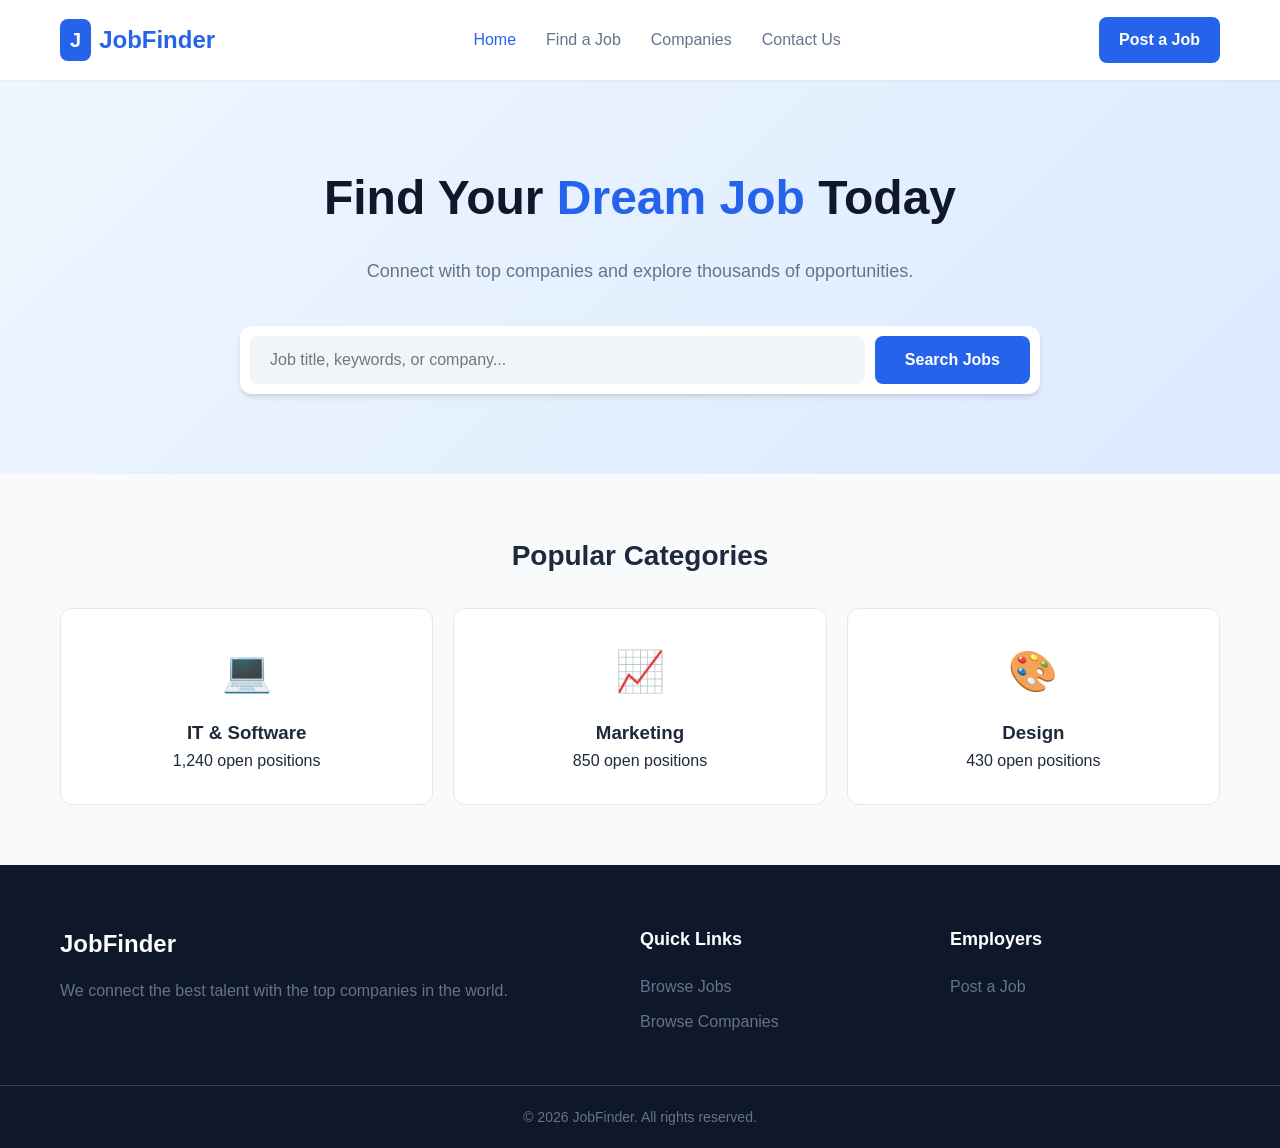
<file: index.html>
<!DOCTYPE html>
<html lang="en">
<head>
    <meta charset="UTF-8">
    <meta name="viewport" content="width=device-width, initial-scale=1.0">
    <title>JobFinder - Home</title>
    <link rel="stylesheet" href="styles.css">
</head>
<body>

    <header>
        <div class="container navbar">
            <div class="logo"><span>J</span> JobFinder</div>
            <nav>
                <ul>
                    <li><a href="index.html" class="active">Home</a></li>
                    <li><a href="jobs.html">Find a Job</a></li>
                    <li><a href="companies.html">Companies</a></li>
                    <li><a href="contact.html">Contact Us</a></li>
                </ul>
            </nav>
            <a href="post-job.html" class="btn-post">Post a Job</a>
        </div>
    </header>

    <main>
        <section class="hero">
            <div class="container">
                <h1>Find Your <span>Dream Job</span> Today</h1>
                <p>Connect with top companies and explore thousands of opportunities.</p>
                <div class="search-box">
                    <input type="text" placeholder="Job title, keywords, or company...">
                    <button>Search Jobs</button>
                </div>
            </div>
        </section>

        <div class="container">
            <h2 class="section-title">Popular Categories</h2>
            <div class="categories-grid">
                <div class="category-card">
                    <div class="cat-icon">💻</div>
                    <h3>IT & Software</h3>
                    <p>1,240 open positions</p>
                </div>
                <div class="category-card">
                    <div class="cat-icon">📈</div>
                    <h3>Marketing</h3>
                    <p>850 open positions</p>
                </div>
                <div class="category-card">
                    <div class="cat-icon">🎨</div>
                    <h3>Design</h3>
                    <p>430 open positions</p>
                </div>
            </div>
        </div>
    </main>

    <footer>
        <div class="container footer-content">
            <div>
                <div class="footer-logo">JobFinder</div>
                <p>We connect the best talent with the top companies in the world.</p>
            </div>
            <div>
                <h4>Quick Links</h4>
                <ul>
                    <li><a href="jobs.html">Browse Jobs</a></li>
                    <li><a href="companies.html">Browse Companies</a></li>
                </ul>
            </div>
            <div>
                <h4>Employers</h4>
                <ul>
                    <li><a href="post-job.html">Post a Job</a></li>
                </ul>
            </div>
        </div>
        <div class="footer-bottom">
            <p>&copy; 2026 JobFinder. All rights reserved.</p>
        </div>
    </footer>

</body>
</html>
</file>
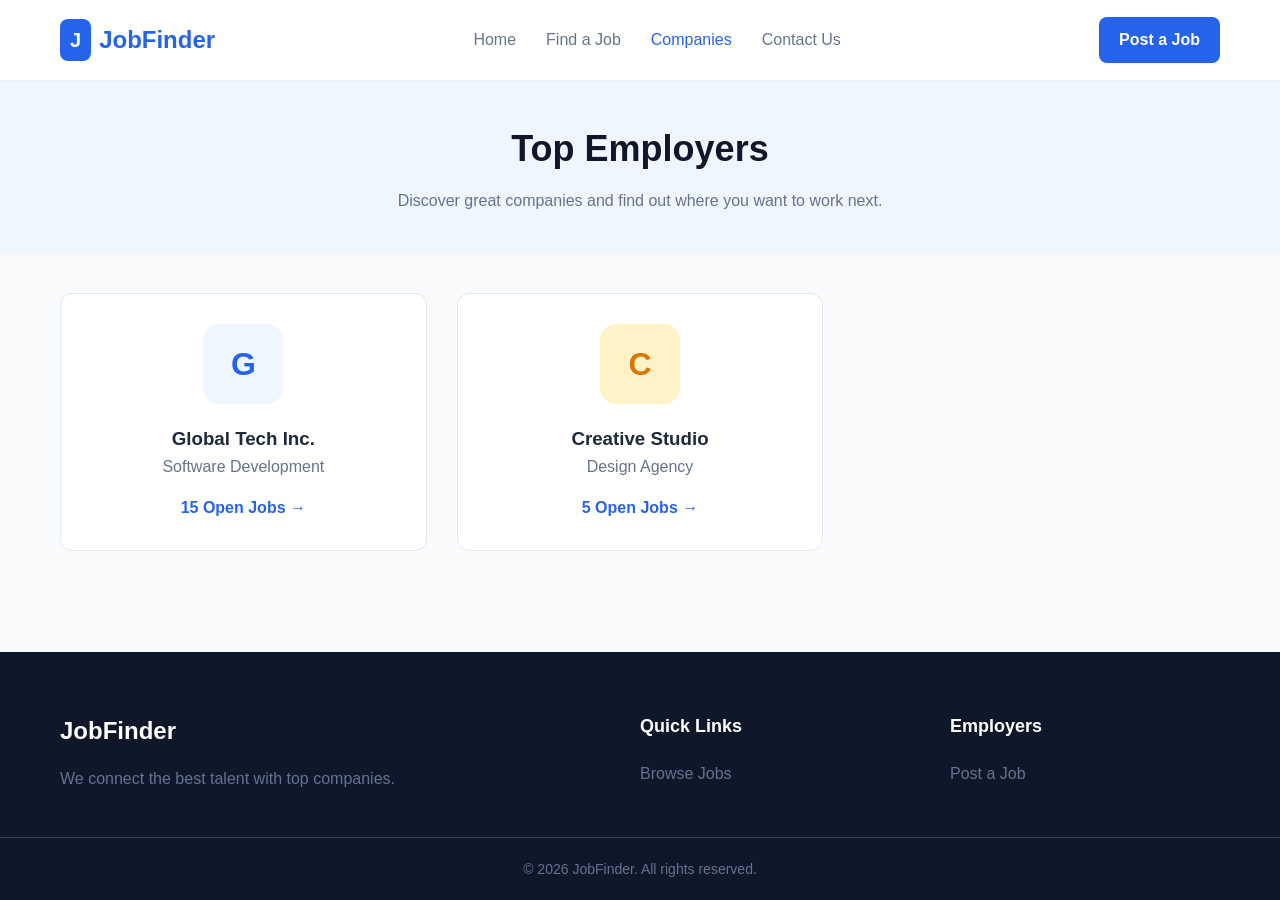
<file: companies.html>
<!DOCTYPE html>
<html lang="en">
<head>
    <meta charset="UTF-8">
    <meta name="viewport" content="width=device-width, initial-scale=1.0">
    <title>JobFinder - Companies</title>
    <link rel="stylesheet" href="styles.css">
</head>
<body>

    <header>
        <div class="container navbar">
            <div class="logo"><span>J</span> JobFinder</div>
            <nav>
                <ul>
                    <li><a href="index.html">Home</a></li>
                    <li><a href="jobs.html">Find a Job</a></li>
                    <li><a href="companies.html" class="active">Companies</a></li>
                    <li><a href="contact.html">Contact Us</a></li>
                </ul>
            </nav>
            <a href="post-job.html" class="btn-post">Post a Job</a>
        </div>
    </header>

    <main>
        <div class="page-header">
            <div class="container">
                <h1>Top Employers</h1>
                <p>Discover great companies and find out where you want to work next.</p>
            </div>
        </div>
        <div class="container">
            <div class="companies-grid">
                <div class="company-card">
                    <div class="comp-logo-large">G</div>
                    <h3>Global Tech Inc.</h3>
                    <p style="color:var(--text-light); margin-bottom:15px;">Software Development</p>
                    <a href="jobs.html" class="view-jobs-btn">15 Open Jobs →</a>
                </div>
                <div class="company-card">
                    <div class="comp-logo-large" style="background: #fef3c7; color: #d97706;">C</div>
                    <h3>Creative Studio</h3>
                    <p style="color:var(--text-light); margin-bottom:15px;">Design Agency</p>
                    <a href="jobs.html" class="view-jobs-btn">5 Open Jobs →</a>
                </div>
            </div>
        </div>
    </main>

    <footer>
        <div class="container footer-content">
            <div>
                <div class="footer-logo">JobFinder</div>
                <p>We connect the best talent with top companies.</p>
            </div>
            <div>
                <h4>Quick Links</h4>
                <ul>
                    <li><a href="jobs.html">Browse Jobs</a></li>
                </ul>
            </div>
            <div>
                <h4>Employers</h4>
                <ul>
                    <li><a href="post-job.html">Post a Job</a></li>
                </ul>
            </div>
        </div>
        <div class="footer-bottom">
            <p>&copy; 2026 JobFinder. All rights reserved.</p>
        </div>
    </footer>

</body>
</html>
</file>
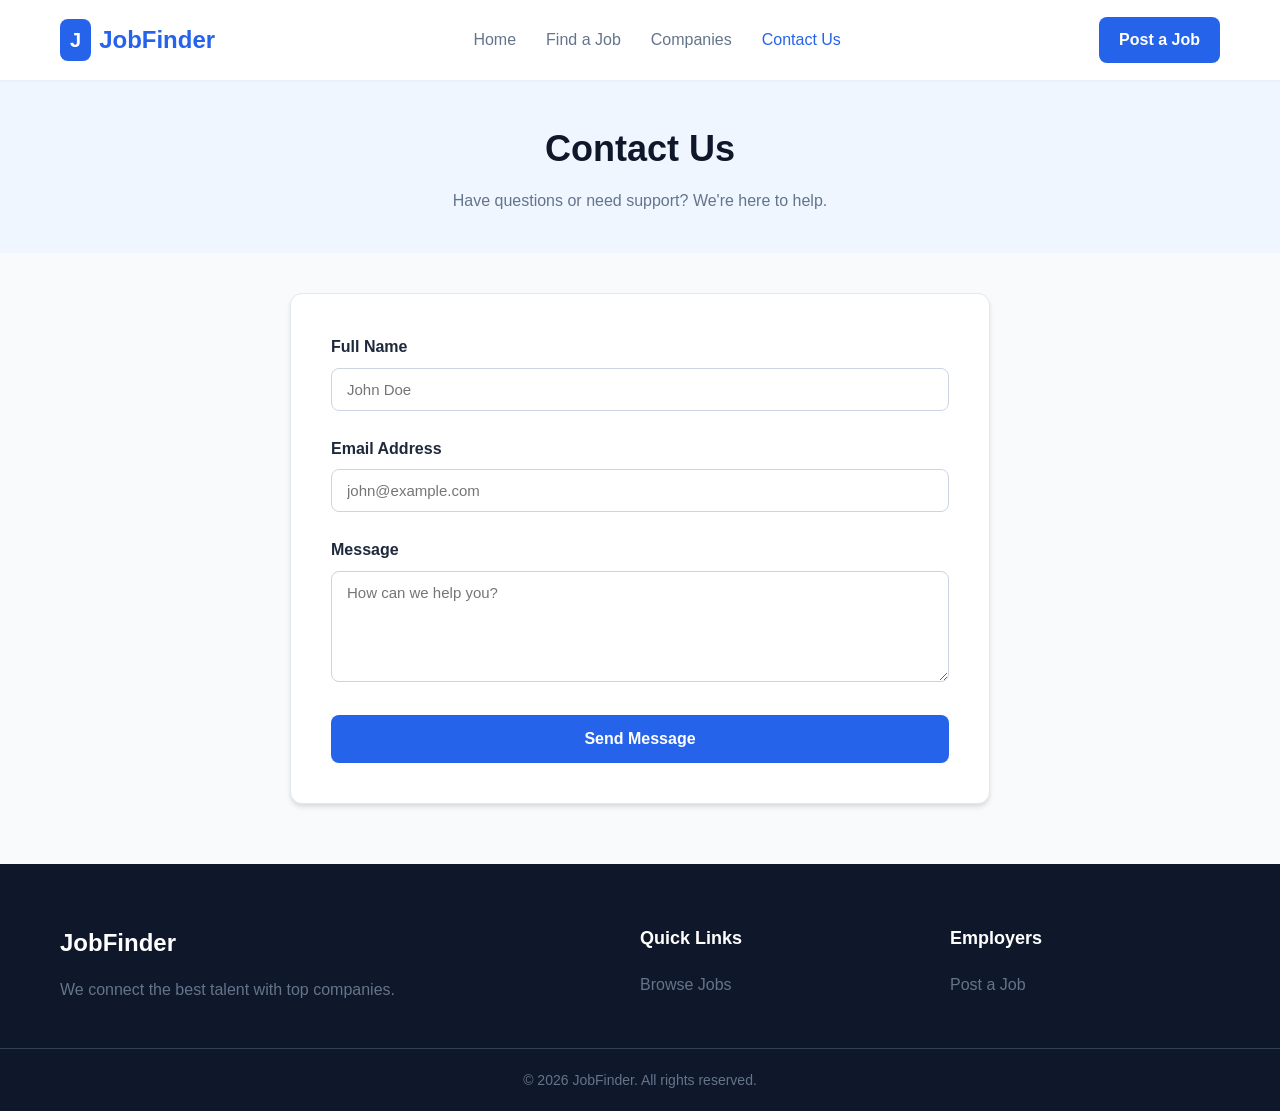
<file: contact.html>
<!DOCTYPE html>
<html lang="en">
<head>
    <meta charset="UTF-8">
    <meta name="viewport" content="width=device-width, initial-scale=1.0">
    <title>JobFinder - Contact Us</title>
    <link rel="stylesheet" href="styles.css">
</head>
<body>

    <header>
        <div class="container navbar">
            <div class="logo"><span>J</span> JobFinder</div>
            <nav>
                <ul>
                    <li><a href="index.html">Home</a></li>
                    <li><a href="jobs.html">Find a Job</a></li>
                    <li><a href="companies.html">Companies</a></li>
                    <li><a href="contact.html" class="active">Contact Us</a></li>
                </ul>
            </nav>
            <a href="post-job.html" class="btn-post">Post a Job</a>
        </div>
    </header>

    <main>
        <div class="page-header">
            <div class="container">
                <h1>Contact Us</h1>
                <p>Have questions or need support? We're here to help.</p>
            </div>
        </div>
        <div class="container">
            <div class="form-container">
                <form action="#">
                    <div class="form-group">
                        <label>Full Name</label>
                        <input type="text" placeholder="John Doe" required>
                    </div>
                    <div class="form-group">
                        <label>Email Address</label>
                        <input type="email" placeholder="john@example.com" required>
                    </div>
                    <div class="form-group">
                        <label>Message</label>
                        <textarea rows="5" placeholder="How can we help you?" required></textarea>
                    </div>
                    <button type="submit" class="submit-btn">Send Message</button>
                </form>
            </div>
        </div>
    </main>

    <footer>
        <div class="container footer-content">
            <div>
                <div class="footer-logo">JobFinder</div>
                <p>We connect the best talent with top companies.</p>
            </div>
            <div>
                <h4>Quick Links</h4>
                <ul>
                    <li><a href="jobs.html">Browse Jobs</a></li>
                </ul>
            </div>
            <div>
                <h4>Employers</h4>
                <ul>
                    <li><a href="post-job.html">Post a Job</a></li>
                </ul>
            </div>
        </div>
        <div class="footer-bottom">
            <p>&copy; 2026 JobFinder. All rights reserved.</p>
        </div>
    </footer>

</body>
</html>
</file>
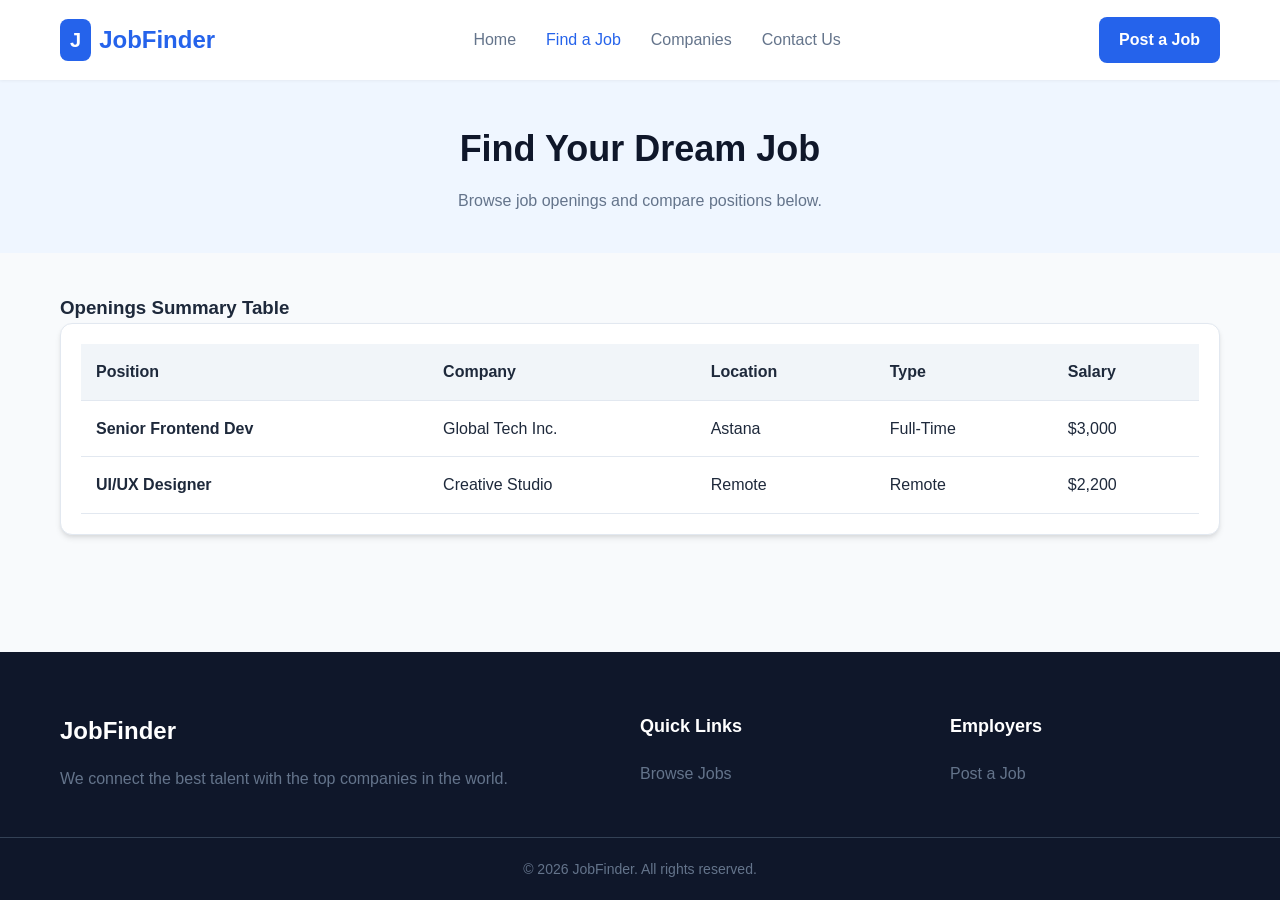
<file: jobs.html>
<!DOCTYPE html>
<html lang="en">
<head>
    <meta charset="UTF-8">
    <meta name="viewport" content="width=device-width, initial-scale=1.0">
    <title>JobFinder - Find a Job</title>
    <link rel="stylesheet" href="styles.css">
</head>
<body>

    <header>
        <div class="container navbar">
            <div class="logo"><span>J</span> JobFinder</div>
            <nav>
                <ul>
                    <li><a href="index.html">Home</a></li>
                    <li><a href="jobs.html" class="active">Find a Job</a></li>
                    <li><a href="companies.html">Companies</a></li>
                    <li><a href="contact.html">Contact Us</a></li>
                </ul>
            </nav>
            <a href="post-job.html" class="btn-post">Post a Job</a>
        </div>
    </header>

    <main>
        <div class="page-header">
            <div class="container">
                <h1>Find Your Dream Job</h1>
                <p>Browse job openings and compare positions below.</p>
            </div>
        </div>

        <div class="container">
            <!-- Requirement: HTML Table -->
            <h3 class="mb-3">Openings Summary Table</h3>
            <div class="table-container">
                <table class="custom-table">
                    <thead>
                        <tr>
                            <th>Position</th>
                            <th>Company</th>
                            <th>Location</th>
                            <th>Type</th>
                            <th>Salary</th>
                        </tr>
                    </thead>
                    <tbody>
                        <tr>
                            <td><strong>Senior Frontend Dev</strong></td>
                            <td>Global Tech Inc.</td>
                            <td>Astana</td>
                            <td>Full-Time</td>
                            <td>$3,000</td>
                        </tr>
                        <tr>
                            <td><strong>UI/UX Designer</strong></td>
                            <td>Creative Studio</td>
                            <td>Remote</td>
                            <td>Remote</td>
                            <td>$2,200</td>
                        </tr>
                    </tbody>
                </table>
            </div>
        </div>
    </main>

    <footer>
        <div class="container footer-content">
            <div>
                <div class="footer-logo">JobFinder</div>
                <p>We connect the best talent with the top companies in the world.</p>
            </div>
            <div>
                <h4>Quick Links</h4>
                <ul>
                    <li><a href="jobs.html">Browse Jobs</a></li>
                </ul>
            </div>
            <div>
                <h4>Employers</h4>
                <ul>
                    <li><a href="post-job.html">Post a Job</a></li>
                </ul>
            </div>
        </div>
        <div class="footer-bottom">
            <p>&copy; 2026 JobFinder. All rights reserved.</p>
        </div>
    </footer>

</body>
</html>
</file>
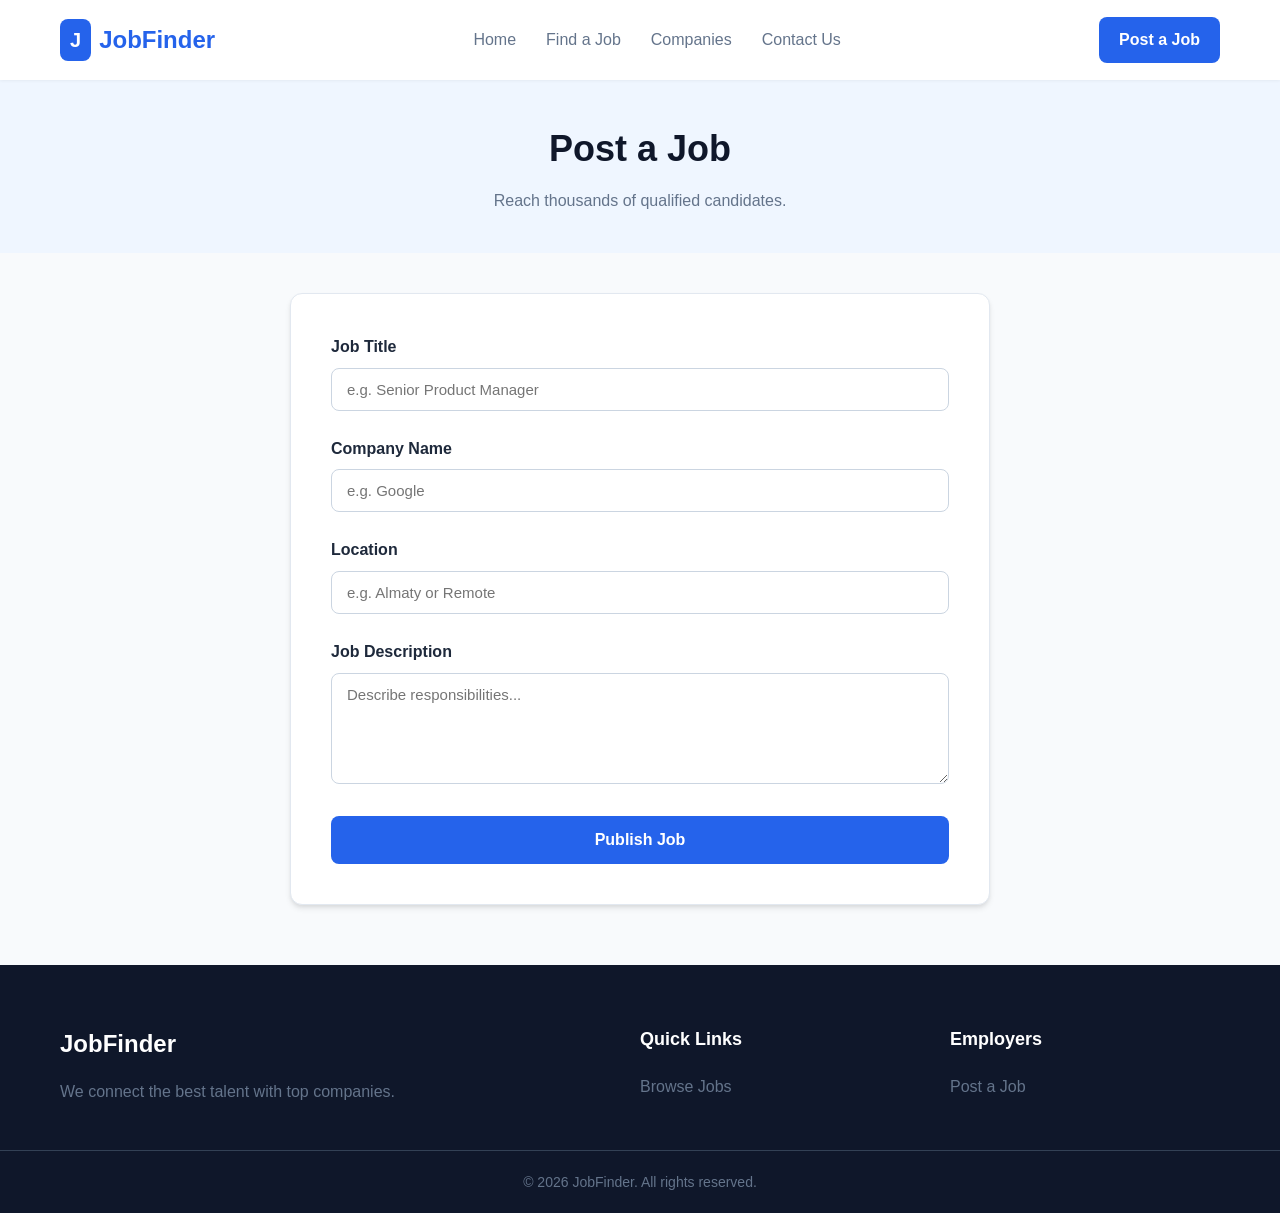
<file: post-job.html>
<!DOCTYPE html>
<html lang="en">
<head>
    <meta charset="UTF-8">
    <meta name="viewport" content="width=device-width, initial-scale=1.0">
    <title>JobFinder - Post a Job</title>
    <link rel="stylesheet" href="styles.css">
</head>
<body>

    <header>
        <div class="container navbar">
            <div class="logo"><span>J</span> JobFinder</div>
            <nav>
                <ul>
                    <li><a href="index.html">Home</a></li>
                    <li><a href="jobs.html">Find a Job</a></li>
                    <li><a href="companies.html">Companies</a></li>
                    <li><a href="contact.html">Contact Us</a></li>
                </ul>
            </nav>
            <a href="post-job.html" class="btn-post active">Post a Job</a>
        </div>
    </header>

    <main>
        <div class="page-header">
            <div class="container">
                <h1>Post a Job</h1>
                <p>Reach thousands of qualified candidates.</p>
            </div>
        </div>
        <div class="container">
            <div class="form-container">
                <!-- Requirement: HTML Form -->
                <form action="#">
                    <div class="form-group">
                        <label>Job Title</label>
                        <input type="text" placeholder="e.g. Senior Product Manager" required>
                    </div>
                    <div class="form-group">
                        <label>Company Name</label>
                        <input type="text" placeholder="e.g. Google" required>
                    </div>
                    <div class="form-group">
                        <label>Location</label>
                        <input type="text" placeholder="e.g. Almaty or Remote" required>
                    </div>
                    <div class="form-group">
                        <label>Job Description</label>
                        <textarea rows="5" placeholder="Describe responsibilities..." required></textarea>
                    </div>
                    <button type="submit" class="submit-btn">Publish Job</button>
                </form>
            </div>
        </div>
    </main>

    <footer>
        <div class="container footer-content">
            <div>
                <div class="footer-logo">JobFinder</div>
                <p>We connect the best talent with top companies.</p>
            </div>
            <div>
                <h4>Quick Links</h4>
                <ul>
                    <li><a href="jobs.html">Browse Jobs</a></li>
                </ul>
            </div>
            <div>
                <h4>Employers</h4>
                <ul>
                    <li><a href="post-job.html">Post a Job</a></li>
                </ul>
            </div>
        </div>
        <div class="footer-bottom">
            <p>&copy; 2026 JobFinder. All rights reserved.</p>
        </div>
    </footer>

</body>
</html>
</file>
<file: styles.css>
/* === CSS Variables & Design System === */
:root {
    --primary-color: #2563eb;
    --primary-hover: #1d4ed8;
    --bg-color: #f8fafc;
    --text-dark: #1e293b;
    --text-light: #64748b;
    --white: #ffffff;
    --border-color: #e2e8f0;
    --shadow: 0 4px 6px -1px rgba(0, 0, 0, 0.1), 0 2px 4px -1px rgba(0, 0, 0, 0.06);
    --transition: all 0.3s ease;
}

* {
    margin: 0;
    padding: 0;
    box-sizing: border-box;
    font-family: 'Segoe UI', Roboto, Arial, sans-serif;
}

body {
    background-color: var(--bg-color);
    color: var(--text-dark);
    line-height: 1.6;
    display: flex;
    flex-direction: column;
    min-height: 100vh;
}

a {
    text-decoration: none;
    color: inherit;
}

.container {
    max-width: 1200px;
    margin: 0 auto;
    padding: 0 20px;
}

main {
    flex: 1;
}

/* === Header & Positioning Requirement (Sticky) === */
header {
    background-color: var(--white);
    box-shadow: 0 1px 3px rgba(0,0,0,0.05);
    position: sticky;
    top: 0;
    z-index: 100;
}

.navbar {
    display: flex;
    justify-content: space-between;
    align-items: center;
    height: 80px;
}

.logo {
    font-size: 24px;
    font-weight: 800;
    color: var(--primary-color);
    display: flex;
    align-items: center;
    gap: 8px;
}

.logo span {
    background-color: var(--primary-color);
    color: var(--white);
    padding: 5px 10px;
    border-radius: 8px;
    font-size: 20px;
}

nav ul {
    list-style: none;
    display: flex;
    gap: 30px;
}

nav ul li a {
    font-weight: 500;
    color: var(--text-light);
    transition: var(--transition);
}

nav ul li a:hover, nav ul li a.active {
    color: var(--primary-color);
}

.btn-post {
    background-color: var(--primary-color);
    color: var(--white);
    padding: 10px 20px;
    border-radius: 8px;
    font-weight: 600;
    transition: var(--transition);
}

.btn-post:hover {
    background-color: var(--primary-hover);
}

/* === Page Header === */
.page-header {
    background: #eff6ff;
    padding: 40px 0;
    text-align: center;
    margin-bottom: 40px;
}

.page-header h1 {
    font-size: 36px;
    color: #0f172a;
    margin-bottom: 10px;
}

.page-header p {
    color: var(--text-light);
}

/* === Hero Section === */
.hero {
    background: linear-gradient(135deg, #eff6ff 0%, #dbeafe 100%);
    padding: 80px 0;
    text-align: center;
}

.hero h1 {
    font-size: 48px;
    font-weight: 800;
    margin-bottom: 20px;
    color: #0f172a;
}

.hero h1 span {
    color: var(--primary-color);
}

.hero p {
    font-size: 18px;
    color: var(--text-light);
    margin-bottom: 40px;
}

.search-box {
    background: var(--white);
    max-width: 800px;
    margin: 0 auto;
    padding: 10px;
    border-radius: 12px;
    display: flex;
    box-shadow: var(--shadow);
    gap: 10px;
}

.search-box input {
    flex: 1;
    padding: 15px 20px;
    border: none;
    outline: none;
    font-size: 16px;
    border-radius: 8px;
    background: #f1f5f9;
}

.search-box button {
    background-color: var(--primary-color);
    color: var(--white);
    border: none;
    padding: 0 30px;
    border-radius: 8px;
    font-size: 16px;
    font-weight: bold;
    cursor: pointer;
    transition: var(--transition);
}

.search-box button:hover {
    background-color: var(--primary-hover);
}

/* === Grid Layouts === */
.section-title {
    font-size: 28px;
    font-weight: 700;
    margin-bottom: 30px;
    text-align: center;
    margin-top: 60px;
}

.categories-grid {
    display: grid;
    grid-template-columns: repeat(auto-fit, minmax(250px, 1fr));
    gap: 20px;
    margin-bottom: 60px;
}

.category-card {
    background: var(--white);
    padding: 30px 20px;
    border-radius: 12px;
    text-align: center;
    border: 1px solid var(--border-color);
    transition: var(--transition);
}

.category-card:hover {
    transform: translateY(-5px);
    box-shadow: var(--shadow);
    border-color: var(--primary-color);
}

.cat-icon {
    font-size: 40px;
    margin-bottom: 15px;
}

/* === Jobs Layout & Tables === */
.jobs-layout {
    display: flex;
    gap: 30px;
    margin-bottom: 60px;
}

.sidebar-filters {
    flex: 1;
    max-width: 300px;
    background: var(--white);
    padding: 25px;
    border-radius: 12px;
    border: 1px solid var(--border-color);
    height: fit-content;
}

.jobs-main {
    flex: 3;
}

.job-card {
    background: var(--white);
    padding: 25px;
    border-radius: 12px;
    border: 1px solid var(--border-color);
    display: flex;
    justify-content: space-between;
    align-items: center;
    transition: var(--transition);
    margin-bottom: 20px;
}

.job-card:hover {
    box-shadow: var(--shadow);
    border-left: 5px solid var(--primary-color);
}

.job-info {
    display: flex;
    gap: 20px;
    align-items: center;
}

.company-logo {
    width: 60px;
    height: 60px;
    border-radius: 12px;
    background-color: #eff6ff;
    color: var(--primary-color);
    display: flex;
    justify-content: center;
    align-items: center;
    font-size: 24px;
    font-weight: bold;
}

.tags {
    display: flex;
    gap: 10px;
    margin-top: 5px;
}

.tag {
    background: #f1f5f9;
    color: #475569;
    padding: 4px 12px;
    border-radius: 20px;
    font-size: 12px;
    font-weight: 600;
}

.tag.full-time { background: #dcfce7; color: #166534; }
.tag.remote { background: #fee2e2; color: #991b1b; }

.apply-btn {
    padding: 10px 24px;
    border: 2px solid var(--primary-color);
    color: var(--primary-color);
    border-radius: 8px;
    font-weight: 600;
    background: transparent;
    cursor: pointer;
    transition: var(--transition);
}

.apply-btn:hover, .submit-btn {
    background: var(--primary-color);
    color: var(--white);
}

.submit-btn {
    width: 100%;
    padding: 15px;
    border: none;
    border-radius: 8px;
    font-size: 16px;
    font-weight: bold;
    cursor: pointer;
    transition: var(--transition);
}

.submit-btn:hover {
    background: var(--primary-hover);
}

/* Table styling for requirement */
.table-container {
    background: var(--white);
    padding: 20px;
    border-radius: 12px;
    border: 1px solid var(--border-color);
    box-shadow: var(--shadow);
    overflow-x: auto;
    margin-bottom: 60px;
}

.custom-table {
    width: 100%;
    border-collapse: collapse;
    text-align: left;
}

.custom-table th, .custom-table td {
    padding: 15px;
    border-bottom: 1px solid var(--border-color);
}

.custom-table th {
    background-color: #f1f5f9;
    font-weight: 600;
}

/* === Forms === */
.form-container {
    max-width: 700px;
    margin: 0 auto 60px;
    background: var(--white);
    padding: 40px;
    border-radius: 12px;
    border: 1px solid var(--border-color);
    box-shadow: var(--shadow);
}

.form-group {
    margin-bottom: 25px;
}

.form-group label {
    display: block;
    font-weight: 600;
    margin-bottom: 8px;
}

.form-group input, .form-group select, .form-group textarea {
    width: 100%;
    padding: 12px 15px;
    border: 1px solid #cbd5e1;
    border-radius: 8px;
    font-size: 15px;
    outline: none;
    transition: var(--transition);
}

.form-group input:focus, .form-group textarea:focus {
    border-color: var(--primary-color);
}

/* === Companies Grid === */
.companies-grid {
    display: grid;
    grid-template-columns: repeat(auto-fill, minmax(300px, 1fr));
    gap: 30px;
    margin-bottom: 60px;
}

.company-card {
    background: var(--white);
    padding: 30px;
    border-radius: 12px;
    border: 1px solid var(--border-color);
    text-align: center;
    transition: var(--transition);
}

.company-card:hover {
    transform: translateY(-5px);
    box-shadow: var(--shadow);
    border-color: var(--primary-color);
}

.comp-logo-large {
    width: 80px;
    height: 80px;
    border-radius: 16px;
    background: #eff6ff;
    color: var(--primary-color);
    display: flex;
    align-items: center;
    justify-content: center;
    font-size: 32px;
    font-weight: bold;
    margin: 0 auto 20px;
}

.view-jobs-btn {
    color: var(--primary-color);
    font-weight: 600;
}

/* === Footer === */
footer {
    background-color: #0f172a;
    color: var(--text-light);
    padding: 60px 0 20px;
}

.footer-content {
    display: grid;
    grid-template-columns: 2fr 1fr 1fr;
    gap: 40px;
    margin-bottom: 40px;
}

.footer-logo {
    font-size: 24px;
    font-weight: bold;
    color: var(--white);
    margin-bottom: 15px;
}

footer h4 {
    color: var(--white);
    margin-bottom: 20px;
    font-size: 18px;
}

footer ul {
    list-style: none;
}

footer ul li {
    margin-bottom: 10px;
}

footer ul li a:hover {
    color: var(--white);
}

.footer-bottom {
    text-align: center;
    border-top: 1px solid #334155;
    padding-top: 20px;
    font-size: 14px;
}

/* === Responsive Media Queries === */
@media (max-width: 768px) {
    .jobs-layout {
        flex-direction: column;
    }
    .sidebar-filters {
        max-width: 100%;
    }
    .footer-content {
        grid-template-columns: 1fr;
        gap: 30px;
    }
    .hero h1 {
        font-size: 32px;
    }
    .search-box {
        flex-direction: column;
    }
}
</file>
